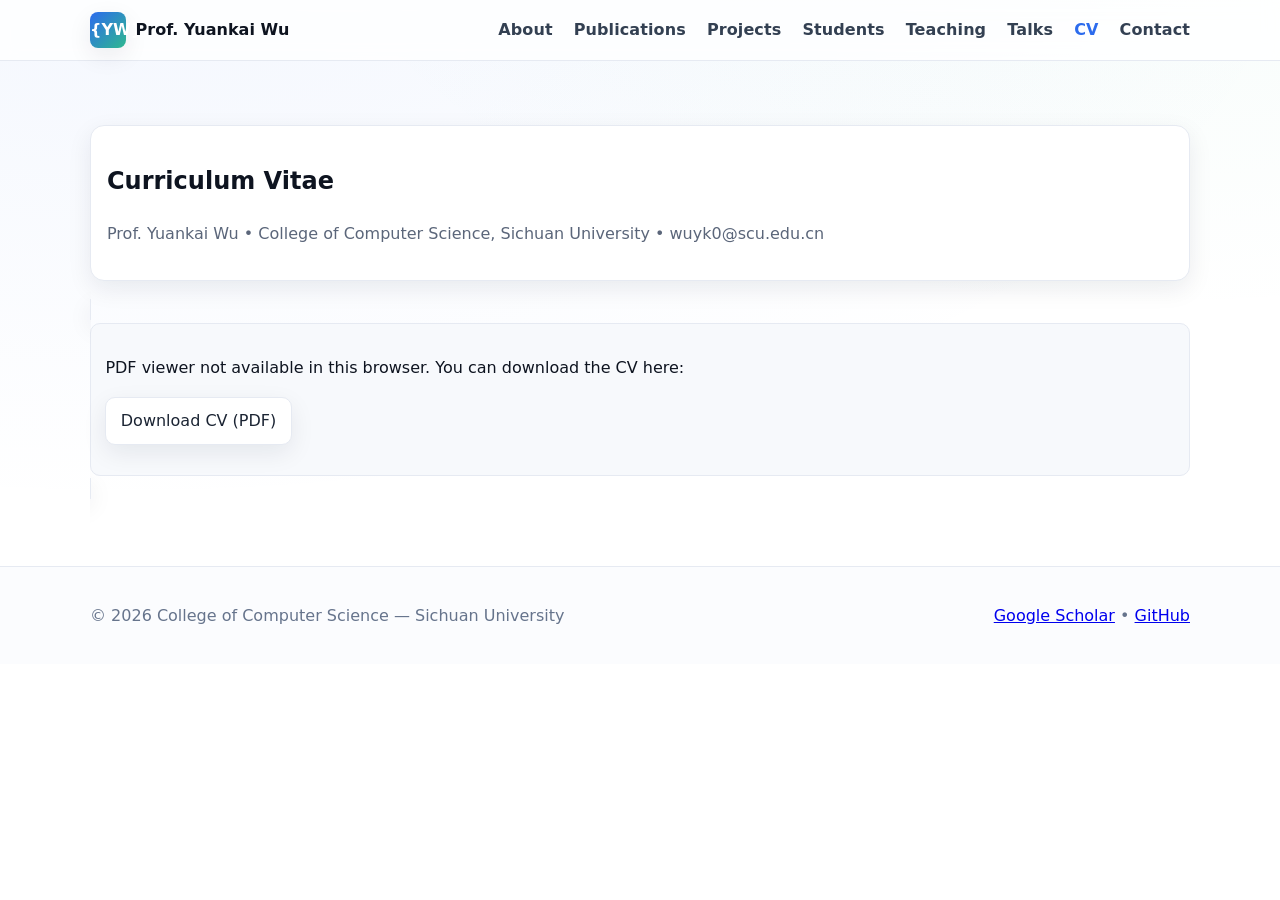
<file: cv.html>
<!DOCTYPE html>
<html lang="en">
  <head>
    <meta charset="utf-8" />
    <meta name="viewport" content="width=device-width, initial-scale=1" />
    <title>CV — Prof. Avery Kim</title>
    <link rel="icon" href="assets/img/favicon.svg" type="image/svg+xml" />
    <link rel="stylesheet" href="assets/css/styles.css" />
    <style>
      .pdf-embed { width: 100%; height: min(85vh, 1200px); border: 1px solid var(--border); border-radius: var(--radius); box-shadow: var(--shadow); }
      .pdf-fallback { padding: .9rem; background: #f7f9fc; border: 1px solid var(--border); border-radius: var(--radius-sm); }
    </style>
  </head>
  <body>
    <a class="skip-link" href="#main">Skip to content</a>
    <header class="site-header">
      <div class="container header-inner">
        <a class="brand" href="index.html" aria-label="Homepage">
          <span class="logo" aria-hidden="true">{YW}</span>
          <span class="brand-text">Prof. Yuankai Wu</span>
        </a>
        <nav class="nav" aria-label="Primary">
          <a href="index.html#about">About</a>
          <a href="index.html#publications">Publications</a>
          <a href="index.html#projects">Projects</a>
          <a href="students.html">Students</a>
          <a href="teaching.html">Teaching</a>
          <a href="talks.html">Talks</a>
          <a aria-current="page" href="cv.html">CV</a>
          <a href="index.html#contact">Contact</a>
        </nav>
      </div>
    </header>

    <main id="main" class="section">
      <div class="container flow">
        <section class="card">
          <div class="flow">
            <h1>Curriculum Vitae</h1>
            <p class="meta">Prof. Yuankai Wu • College of Computer Science, Sichuan University • wuyk0@scu.edu.cn</p>
          </div>
        </section>

        <section class="flow">
          <object class="pdf-embed" data="assets/pdf/cv.pdf" type="application/pdf">
            <div class="pdf-fallback">
              <p>PDF viewer not available in this browser. You can download the CV here:</p>
              <p><a class="btn" href="assets/pdf/cv.pdf" download>Download CV (PDF)</a></p>
            </div>
          </object>
        </section>
      </div>
    </main>

    <footer class="site-footer">
      <div class="container footer-inner">
        <p>© <span id="year"></span> College of Computer Science — Sichuan University</p>
        <p>
          <a href="https://scholar.google.com/citations?user=L9b-8ZwAAAAJ&hl=en" target="_blank" rel="noopener noreferrer">Google Scholar</a> •
          <a href="https://github.com/Kaimaoge" target="_blank" rel="noopener noreferrer">GitHub</a>
        </p>
      </div>
    </footer>
    <script>document.getElementById('year').textContent = new Date().getFullYear();</script>
  </body>
  </html>
</file>
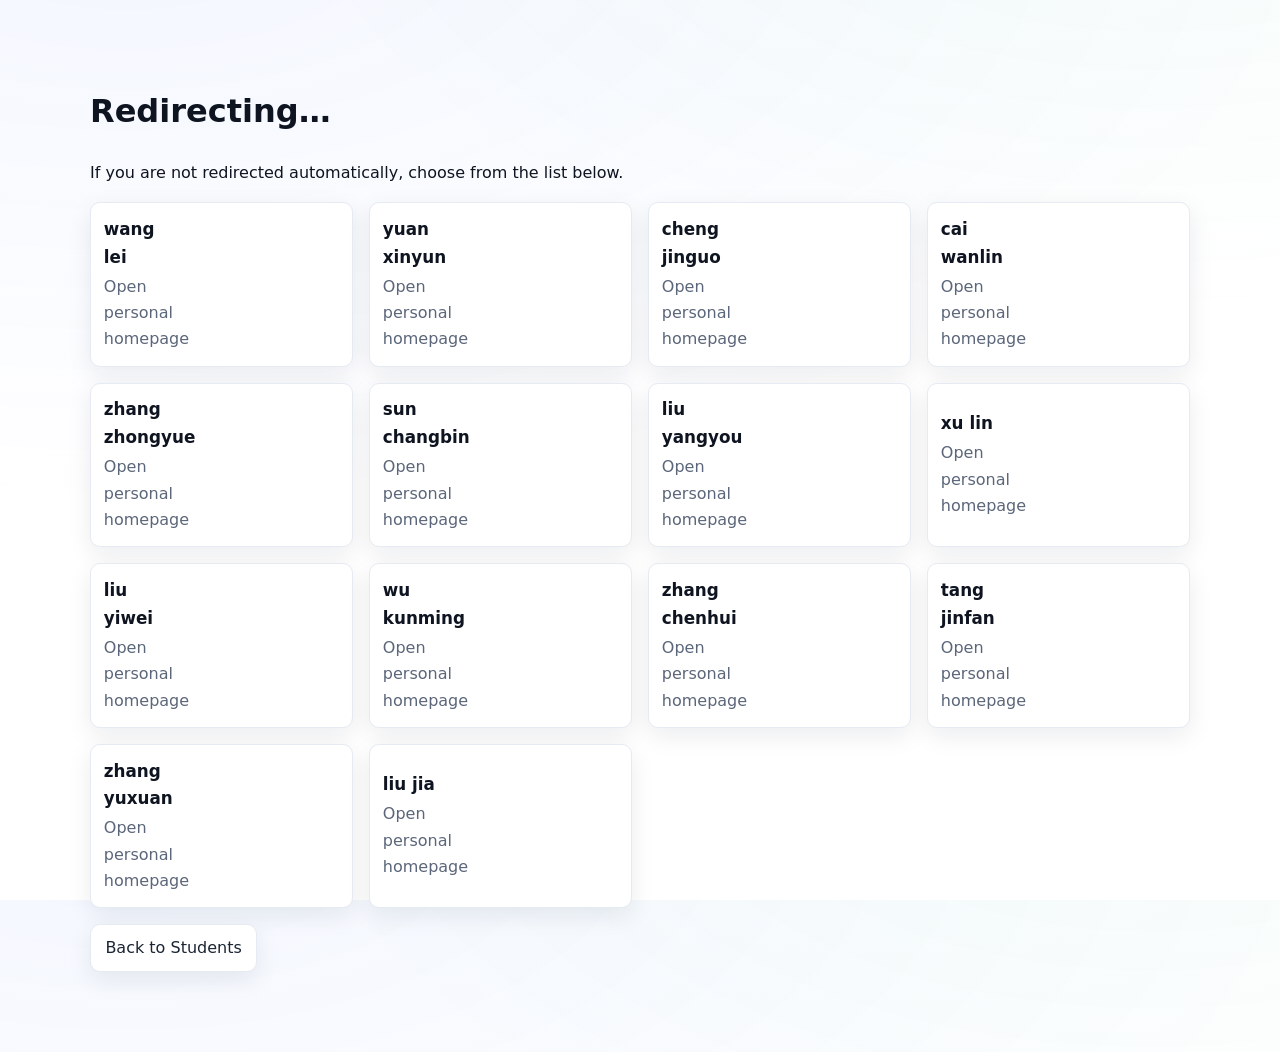
<file: students-redirects.html>
<!DOCTYPE html>
<html lang="en">
  <head>
    <meta charset="utf-8" />
    <meta name="viewport" content="width=device-width, initial-scale=1" />
    <title>Student Redirects — Prof. Avery Kim</title>
    <link rel="icon" href="assets/img/favicon.svg" type="image/svg+xml" />
    <link rel="stylesheet" href="assets/css/styles.css" />
    <meta http-equiv="Cache-Control" content="no-store" />
  </head>
  <body>
    <main class="section">
      <div class="container flow">
        <h1>Redirecting…</h1>
        <p>If you are not redirected automatically, choose from the list below.</p>

        <div id="fallback" class="grid students"></div>
        <p><a class="btn" href="students.html">Back to Students</a></p>
      </div>
    </main>

    <script>
      const mapping = {
        'wang-lei': '#',
        'yuan-xinyun': '#',
        'cheng-jinguo': '#',
        'cai-wanlin': '#',
        'zhang-zhongyue': '#',
        'sun-changbin': '#',
        'liu-yangyou': '#',
        'xu-lin': '#',
        'liu-yiwei': '#',
        'wu-kunming': '#',
        'zhang-chenhui': '#',
        'tang-jinfan': '#',
        'zhang-yuxuan': '#',
        'liu-jia': '#'
      };

      // Populate fallback list
      const fallback = document.getElementById('fallback');
      const entries = Object.entries(mapping);
      for (const [slug, url] of entries) {
        const a = document.createElement('a');
        a.className = 'student-card';
        a.href = url;
        a.target = '_blank';
        a.rel = 'noopener noreferrer';
        a.innerHTML = `<div><h3>${slug.replace(/-/g, ' ')}</h3><p class="meta">Open personal homepage</p></div>`;
        fallback.appendChild(a);
      }

      // Attempt redirect
      const params = new URLSearchParams(location.search);
      const to = params.get('to');
      if (to && mapping[to]) {
        location.replace(mapping[to]);
      }
    </script>
  </body>
  </html>
</file>
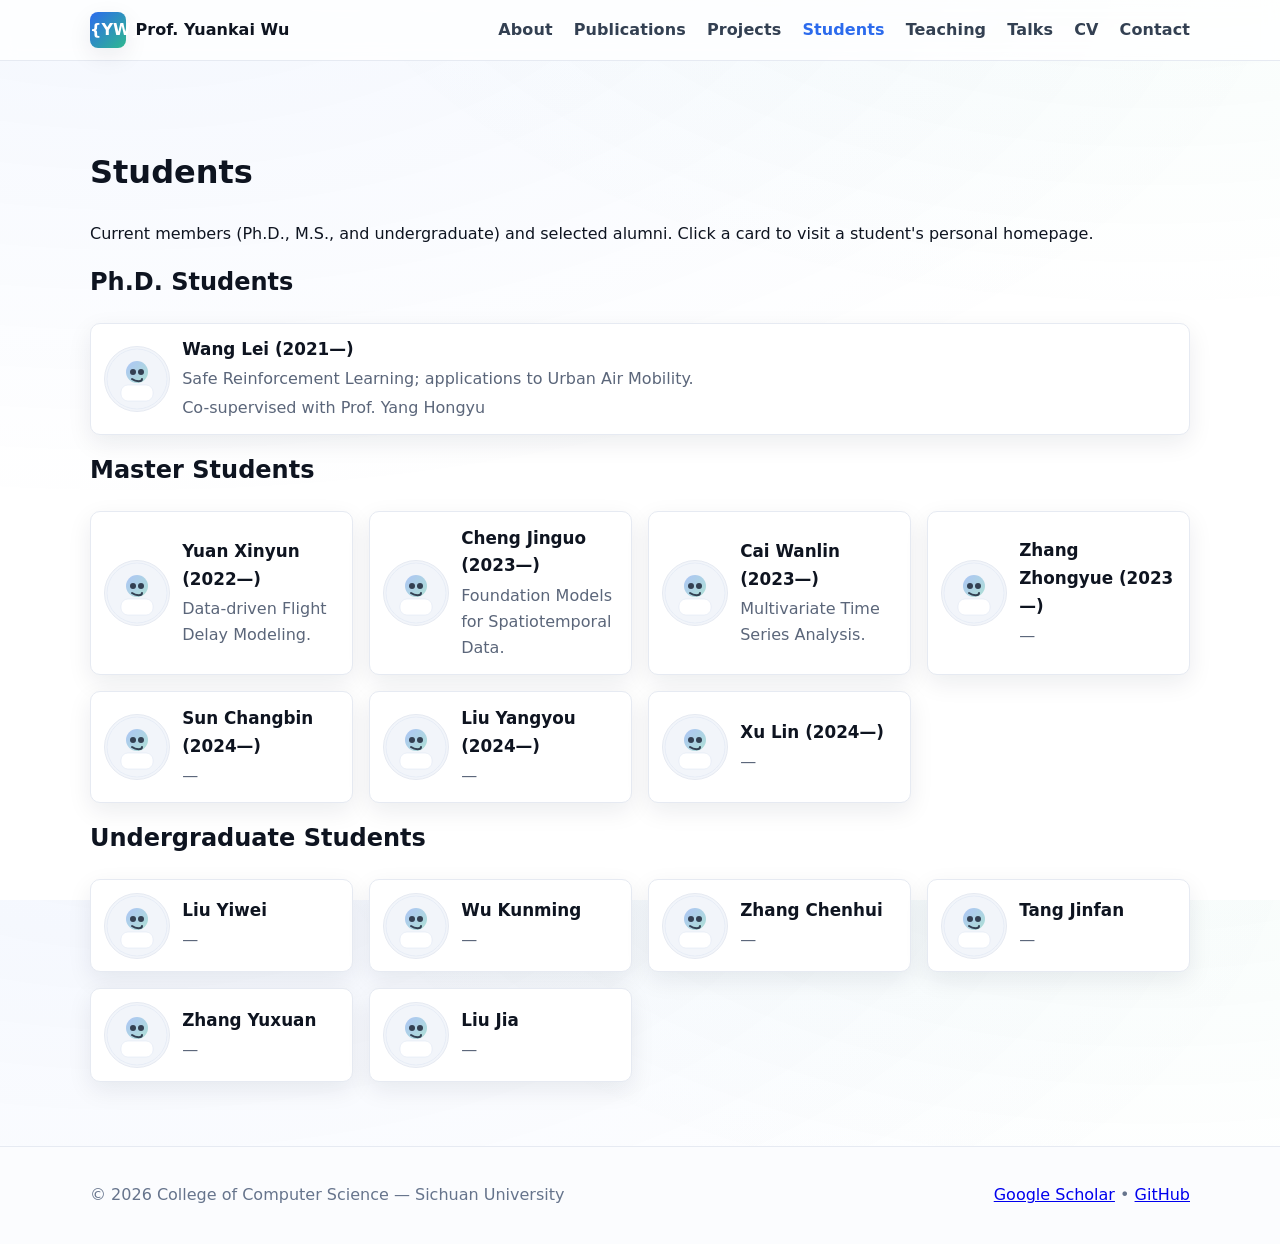
<file: students.html>
<!DOCTYPE html>
<html lang="en">
  <head>
    <meta charset="utf-8" />
    <meta name="viewport" content="width=device-width, initial-scale=1" />
    <title>Students — Prof. Avery Kim</title>
    <link rel="icon" href="assets/img/favicon.svg" type="image/svg+xml" />
    <link rel="stylesheet" href="assets/css/styles.css" />
  </head>
  <body>
    <a class="skip-link" href="#main">Skip to content</a>
    <header class="site-header">
      <div class="container header-inner">
        <a class="brand" href="index.html" aria-label="Homepage">
          <span class="logo" aria-hidden="true">{YW}</span>
          <span class="brand-text">Prof. Yuankai Wu</span>
        </a>
        <nav class="nav" aria-label="Primary">
          <a href="index.html#about">About</a>
          <a href="index.html#publications">Publications</a>
          <a href="index.html#projects">Projects</a>
          <a aria-current="page" href="students.html">Students</a>
          <a href="teaching.html">Teaching</a>
          <a href="talks.html">Talks</a>
          <a href="cv.html">CV</a>
          <a href="index.html#contact">Contact</a>
        </nav>
      </div>
    </header>

    <main id="main" class="section">
      <div class="container flow">
        <h1>Students</h1>
        <p>Current members (Ph.D., M.S., and undergraduate) and selected alumni. Click a card to visit a student's personal homepage.</p>

        <h2 id="phd">Ph.D. Students</h2>
        <div class="grid students">
          <a class="student-card" href="students-redirects.html?to=wang-lei">
            <img src="assets/img/avatar-generic.svg" alt="Avatar of Wang Lei" />
            <div>
              <h3>Wang Lei (2021—)</h3>
              <p>Safe Reinforcement Learning; applications to Urban Air Mobility.</p>
              <p class="meta">Co-supervised with Prof. Yang Hongyu</p>
            </div>
          </a>
        </div>

        <h2 id="masters">Master Students</h2>
        <div class="grid students">
          <a class="student-card" href="students-redirects.html?to=yuan-xinyun">
            <img src="assets/img/avatar-generic.svg" alt="Avatar of Yuan Xinyun" />
            <div>
              <h3>Yuan Xinyun (2022—)</h3>
              <p>Data-driven Flight Delay Modeling.</p>
            </div>
          </a>
          <a class="student-card" href="students-redirects.html?to=cheng-jinguo">
            <img src="assets/img/avatar-generic.svg" alt="Avatar of Cheng Jinguo" />
            <div>
              <h3>Cheng Jinguo (2023—)</h3>
              <p>Foundation Models for Spatiotemporal Data.</p>
            </div>
          </a>
          <a class="student-card" href="students-redirects.html?to=cai-wanlin">
            <img src="assets/img/avatar-generic.svg" alt="Avatar of Cai Wanlin" />
            <div>
              <h3>Cai Wanlin (2023—)</h3>
              <p>Multivariate Time Series Analysis.</p>
            </div>
          </a>
          <a class="student-card" href="students-redirects.html?to=zhang-zhongyue">
            <img src="assets/img/avatar-generic.svg" alt="Avatar of Zhang Zhongyue" />
            <div>
              <h3>Zhang Zhongyue (2023—)</h3>
              <p>—</p>
            </div>
          </a>
          <a class="student-card" href="students-redirects.html?to=sun-changbin">
            <img src="assets/img/avatar-generic.svg" alt="Avatar of Sun Changbin" />
            <div>
              <h3>Sun Changbin (2024—)</h3>
              <p>—</p>
            </div>
          </a>
          <a class="student-card" href="students-redirects.html?to=liu-yangyou">
            <img src="assets/img/avatar-generic.svg" alt="Avatar of Liu Yangyou" />
            <div>
              <h3>Liu Yangyou (2024—)</h3>
              <p>—</p>
            </div>
          </a>
          <a class="student-card" href="students-redirects.html?to=xu-lin">
            <img src="assets/img/avatar-generic.svg" alt="Avatar of Xu Lin" />
            <div>
              <h3>Xu Lin (2024—)</h3>
              <p>—</p>
            </div>
          </a>
        </div>

        <h2 id="undergrad">Undergraduate Students</h2>
        <div class="grid students">
          <a class="student-card" href="students-redirects.html?to=liu-yiwei">
            <img src="assets/img/avatar-generic.svg" alt="Avatar of Liu Yiwei" />
            <div>
              <h3>Liu Yiwei</h3>
              <p>—</p>
            </div>
          </a>
          <a class="student-card" href="students-redirects.html?to=wu-kunming">
            <img src="assets/img/avatar-generic.svg" alt="Avatar of Wu Kunming" />
            <div>
              <h3>Wu Kunming</h3>
              <p>—</p>
            </div>
          </a>
          <a class="student-card" href="students-redirects.html?to=zhang-chenhui">
            <img src="assets/img/avatar-generic.svg" alt="Avatar of Zhang Chenhui" />
            <div>
              <h3>Zhang Chenhui</h3>
              <p>—</p>
            </div>
          </a>
          <a class="student-card" href="students-redirects.html?to=tang-jinfan">
            <img src="assets/img/avatar-generic.svg" alt="Avatar of Tang Jinfan" />
            <div>
              <h3>Tang Jinfan</h3>
              <p>—</p>
            </div>
          </a>
          <a class="student-card" href="students-redirects.html?to=zhang-yuxuan">
            <img src="assets/img/avatar-generic.svg" alt="Avatar of Zhang Yuxuan" />
            <div>
              <h3>Zhang Yuxuan</h3>
              <p>—</p>
            </div>
          </a>
          <a class="student-card" href="students-redirects.html?to=liu-jia">
            <img src="assets/img/avatar-generic.svg" alt="Avatar of Liu Jia" />
            <div>
              <h3>Liu Jia</h3>
              <p>—</p>
            </div>
          </a>
        </div>
      </div>
    </main>

    <footer class="site-footer">
      <div class="container footer-inner">
        <p>© <span id="year"></span> College of Computer Science — Sichuan University</p>
        <p>
          <a href="https://scholar.google.com/citations?user=L9b-8ZwAAAAJ&hl=en" target="_blank" rel="noopener noreferrer">Google Scholar</a> •
          <a href="https://github.com/Kaimaoge" target="_blank" rel="noopener noreferrer">GitHub</a>
        </p>
      </div>
    </footer>
    <script>
      document.getElementById('year').textContent = new Date().getFullYear();
    </script>
  </body>
  </html>
</file>
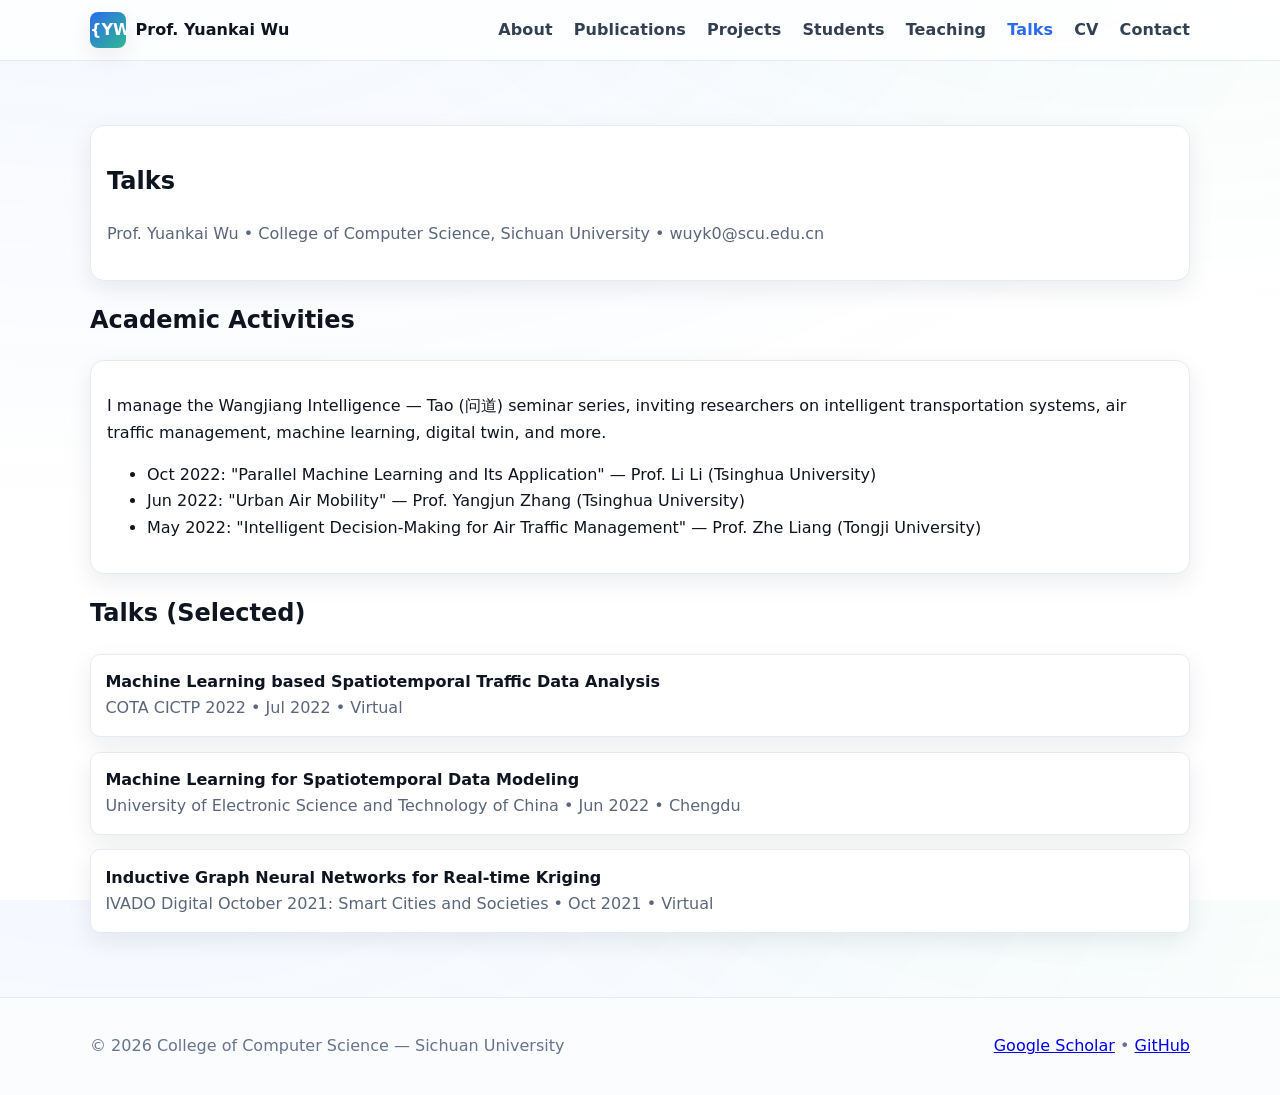
<file: talks.html>
<!DOCTYPE html>
<html lang="en">
  <head>
    <meta charset="utf-8" />
    <meta name="viewport" content="width=device-width, initial-scale=1" />
    <title>Talks — Prof. Avery Kim</title>
    <link rel="icon" href="assets/img/favicon.svg" type="image/svg+xml" />
    <link rel="stylesheet" href="assets/css/styles.css" />
  </head>
  <body>
    <a class="skip-link" href="#main">Skip to content</a>
    <header class="site-header">
      <div class="container header-inner">
        <a class="brand" href="index.html" aria-label="Homepage">
          <span class="logo" aria-hidden="true">{YW}</span>
          <span class="brand-text">Prof. Yuankai Wu</span>
        </a>
        <nav class="nav" aria-label="Primary">
          <a href="index.html#about">About</a>
          <a href="index.html#publications">Publications</a>
          <a href="index.html#projects">Projects</a>
          <a href="students.html">Students</a>
          <a href="teaching.html">Teaching</a>
          <a aria-current="page" href="talks.html">Talks</a>
          <a href="cv.html">CV</a>
          <a href="index.html#contact">Contact</a>
        </nav>
      </div>
    </header>

    <main id="main" class="section">
      <div class="container flow">
        <section class="card">
          <div class="flow">
            <h1>Talks</h1>
            <p class="meta">Prof. Yuankai Wu • College of Computer Science, Sichuan University • wuyk0@scu.edu.cn</p>
          </div>
        </section>

        <section class="flow">
          <h2>Academic Activities</h2>
          <div class="card flow">
            <p>I manage the Wangjiang Intelligence — Tao (问道) seminar series, inviting researchers on intelligent transportation systems, air traffic management, machine learning, digital twin, and more.</p>
            <ul>
              <li>Oct 2022: "Parallel Machine Learning and Its Application" — Prof. Li Li (Tsinghua University)</li>
              <li>Jun 2022: "Urban Air Mobility" — Prof. Yangjun Zhang (Tsinghua University)</li>
              <li>May 2022: "Intelligent Decision-Making for Air Traffic Management" — Prof. Zhe Liang (Tongji University)</li>
            </ul>
          </div>
        </section>

        <section class="flow">
          <h2>Talks (Selected)</h2>
          <ul class="pub-list">
            <li>
              <span class="pub-title">Machine Learning based Spatiotemporal Traffic Data Analysis</span>
              <span class="pub-venue">COTA CICTP 2022 • Jul 2022 • Virtual</span>
            </li>
            <li>
              <span class="pub-title">Machine Learning for Spatiotemporal Data Modeling</span>
              <span class="pub-venue">University of Electronic Science and Technology of China • Jun 2022 • Chengdu</span>
            </li>
            <li>
              <span class="pub-title">Inductive Graph Neural Networks for Real-time Kriging</span>
              <span class="pub-venue">IVADO Digital October 2021: Smart Cities and Societies • Oct 2021 • Virtual</span>
            </li>
          </ul>
        </section>
      </div>
    </main>

    <footer class="site-footer">
      <div class="container footer-inner">
        <p>© <span id="year"></span> College of Computer Science — Sichuan University</p>
        <p>
          <a href="https://scholar.google.com/citations?user=L9b-8ZwAAAAJ&hl=en" target="_blank" rel="noopener noreferrer">Google Scholar</a> •
          <a href="https://github.com/Kaimaoge" target="_blank" rel="noopener noreferrer">GitHub</a>
        </p>
      </div>
    </footer>
    <script>document.getElementById('year').textContent = new Date().getFullYear();</script>
  </body>
  </html>
</file>
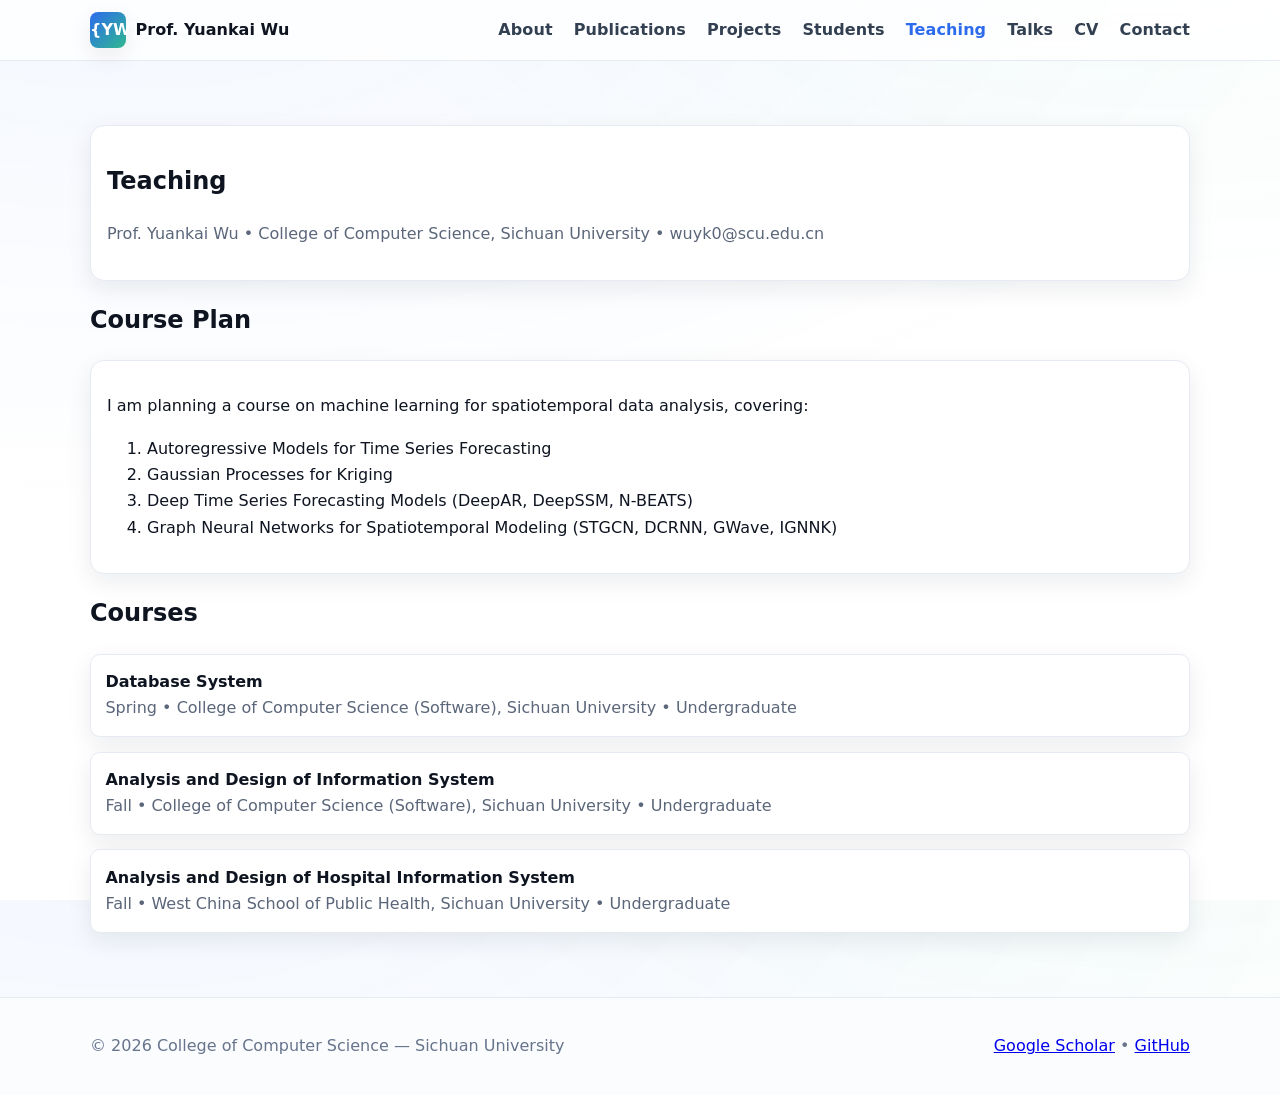
<file: teaching.html>
<!DOCTYPE html>
<html lang="en">
  <head>
    <meta charset="utf-8" />
    <meta name="viewport" content="width=device-width, initial-scale=1" />
    <title>Teaching — Prof. Avery Kim</title>
    <link rel="icon" href="assets/img/favicon.svg" type="image/svg+xml" />
    <link rel="stylesheet" href="assets/css/styles.css" />
  </head>
  <body>
    <a class="skip-link" href="#main">Skip to content</a>
    <header class="site-header">
      <div class="container header-inner">
        <a class="brand" href="index.html" aria-label="Homepage">
          <span class="logo" aria-hidden="true">{YW}</span>
          <span class="brand-text">Prof. Yuankai Wu</span>
        </a>
        <nav class="nav" aria-label="Primary">
          <a href="index.html#about">About</a>
          <a href="index.html#publications">Publications</a>
          <a href="index.html#projects">Projects</a>
          <a href="students.html">Students</a>
          <a aria-current="page" href="teaching.html">Teaching</a>
          <a href="talks.html">Talks</a>
          <a href="cv.html">CV</a>
          <a href="index.html#contact">Contact</a>
        </nav>
      </div>
    </header>

    <main id="main" class="section">
      <div class="container flow">
        <section class="card">
          <div class="flow">
            <h1>Teaching</h1>
            <p class="meta">Prof. Yuankai Wu • College of Computer Science, Sichuan University • wuyk0@scu.edu.cn</p>
          </div>
        </section>

        <section class="flow">
          <h2>Course Plan</h2>
          <div class="card">
            <div class="flow">
              <p>
                I am planning a course on machine learning for spatiotemporal data analysis, covering:
              </p>
              <ol>
                <li>Autoregressive Models for Time Series Forecasting</li>
                <li>Gaussian Processes for Kriging</li>
                <li>Deep Time Series Forecasting Models (DeepAR, DeepSSM, N-BEATS)</li>
                <li>Graph Neural Networks for Spatiotemporal Modeling (STGCN, DCRNN, GWave, IGNNK)</li>
              </ol>
            </div>
          </div>
        </section>

        <section class="flow">
          <h2>Courses</h2>
          <ul class="pub-list">
            <li>
              <span class="pub-title">Database System</span>
              <span class="pub-venue">Spring • College of Computer Science (Software), Sichuan University • Undergraduate</span>
            </li>
            <li>
              <span class="pub-title">Analysis and Design of Information System</span>
              <span class="pub-venue">Fall • College of Computer Science (Software), Sichuan University • Undergraduate</span>
            </li>
            <li>
              <span class="pub-title">Analysis and Design of Hospital Information System</span>
              <span class="pub-venue">Fall • West China School of Public Health, Sichuan University • Undergraduate</span>
            </li>
          </ul>
        </section>
      </div>
    </main>

    <footer class="site-footer">
      <div class="container footer-inner">
        <p>© <span id="year"></span> College of Computer Science — Sichuan University</p>
        <p>
          <a href="https://scholar.google.com/citations?user=L9b-8ZwAAAAJ&hl=en" target="_blank" rel="noopener noreferrer">Google Scholar</a> •
          <a href="https://github.com/Kaimaoge" target="_blank" rel="noopener noreferrer">GitHub</a>
        </p>
      </div>
    </footer>
    <script>document.getElementById('year').textContent = new Date().getFullYear();</script>
  </body>
  </html>
</file>
<file: assets/css/styles.css>
/* Typography and CSS variables */
:root {
  --bg: #ffffff;
  --panel: #ffffff;
  --text: #0e1420;
  --muted: #5b667a;
  --brand: #2c6bed; /* academic blue */
  --accent: #2fb88f; /* supportive green */
  --border: #e6eaf2;
  --shadow: 0 8px 24px rgba(16, 26, 48, 0.08);
  --radius: 14px;
  --radius-sm: 10px;
  --maxw: 1100px;
}

html, body { height: 100%; }
html { color-scheme: light; }
body {
  margin: 0;
  font-family: ui-sans-serif, system-ui, -apple-system, Segoe UI, Roboto, "Helvetica Neue", Arial, "Noto Sans", "Apple Color Emoji", "Segoe UI Emoji";
  line-height: 1.65;
  background: radial-gradient(1200px 600px at 10% -10%, rgba(44,107,237,0.06), transparent),
              radial-gradient(900px 500px at 90% -20%, rgba(47,184,143,0.05), transparent),
              var(--bg);
  color: var(--text);
}

.container { width: min(100% - 2rem, var(--maxw)); margin-inline: auto; }
.flow > * + * { margin-top: 1rem; }
.section { padding: 64px 0; }
.section-alt { background: linear-gradient(180deg, rgba(10,20,40,0.02), rgba(10,20,40,0) 60%), var(--panel); border-top: 1px solid var(--border); border-bottom: 1px solid var(--border); }

.skip-link { position: absolute; left: -1000px; top: -1000px; } 
.skip-link:focus { left: 1rem; top: 1rem; background: var(--panel); color: var(--text); padding: .5rem .75rem; border-radius: var(--radius-sm); }

/* Header */
.site-header { position: sticky; top: 0; z-index: 50; background: rgba(255,255,255,0.8); backdrop-filter: blur(8px); border-bottom: 1px solid var(--border); }
.header-inner { display: flex; align-items: center; justify-content: space-between; padding: .75rem 0; }
.brand { display: inline-flex; align-items: center; gap: .6rem; text-decoration: none; color: var(--text); font-weight: 700; }
.logo { display: grid; place-items: center; width: 36px; height: 36px; border-radius: 8px; background: linear-gradient(135deg, var(--brand), var(--accent)); color: #ffffff; font-weight: 800; box-shadow: var(--shadow); }
.nav a { color: #334052; text-decoration: none; margin-left: 1rem; font-weight: 600; letter-spacing: .1px; }
.nav a:hover, .nav a[aria-current] { color: var(--brand); }

/* Hero */
.hero { padding: 72px 0; }
.hero-inner { display: grid; grid-template-columns: 1.2fr .8fr; gap: 2rem; align-items: center; }
.subtitle { color: #4a5970; font-weight: 700; letter-spacing: .2px; }
.lede { font-size: 1.05rem; color: var(--muted); }
.hero-media { text-align: center; }
.hero-media img { max-width: 280px; width: 100%; height: auto; border-radius: 12px; background: #f2f5fa; border: 1px solid var(--border); filter: drop-shadow(0 10px 30px rgba(0,0,0,.08)); object-fit: contain; }
.icon-links { display: inline-flex; gap: .75rem; margin-top: .8rem; align-items: center; }
.icon-links a { display: inline-flex; align-items: center; justify-content: center; width: 40px; height: 40px; border-radius: 10px; border: 1px solid var(--border); background: #ffffff; box-shadow: var(--shadow); }
.icon-links a:hover { background: #f7f9fc; }
.icon-links img { width: 22px; height: 22px; }

.cta-row { display: flex; gap: .75rem; margin-top: 1rem; }
.btn { display: inline-block; padding: .6rem .9rem; border-radius: 10px; border: 1px solid var(--border); text-decoration: none; color: #1b2433; background: #ffffff; box-shadow: var(--shadow); }
.btn:hover { background: #f7f9fc; }
.btn.primary { background: linear-gradient(135deg, rgba(44,107,237,.1), rgba(47,184,143,.1)); border: 1px solid #dbe3f0; }
.btn.ghost { background: transparent; box-shadow: none; }

/* Cards and grid */
.grid { display: grid; gap: 1rem; }
.projects { grid-template-columns: repeat(auto-fit, minmax(260px, 1fr)); }
.card { background: var(--panel); border: 1px solid var(--border); padding: 1rem; border-radius: var(--radius); box-shadow: var(--shadow); }
.meta { color: var(--muted); }

.students, .students-preview { grid-template-columns: repeat(auto-fit, minmax(260px, 1fr)); }
.student-card { display: grid; grid-template-columns: 64px auto; gap: .9rem; align-items: center; padding: .8rem; border: 1px solid var(--border); background: #ffffff; border-radius: var(--radius-sm); text-decoration: none; color: var(--text); box-shadow: var(--shadow); }
.student-card:hover { border-color: #d1d9e8; background: #fdfefe; }
.student-card img { width: 64px; height: 64px; border-radius: 50%; background: #f2f5fa; border: 1px solid var(--border); object-fit: cover; }
.student-card h3 { margin: 0; font-size: 1.05rem; }
.student-card p { margin: .15rem 0 0 0; color: var(--muted); }

/* Publication list */
.pub-list { list-style: none; padding: 0; margin: 0; display: grid; gap: .9rem; }
.pub-list li { background: var(--panel); border: 1px solid var(--border); padding: .9rem; border-radius: var(--radius-sm); box-shadow: var(--shadow); }
.pub-title { display: block; font-weight: 700; }
.pub-authors, .pub-venue { display: block; color: var(--muted); }
.pub-link { margin-left: .5rem; color: var(--brand); text-decoration: none; }
.pub-link:hover { text-decoration: underline; }

/* Footer */
.site-footer { border-top: 1px solid var(--border); background: #fbfcfe; }
.footer-inner { display: flex; align-items: center; justify-content: space-between; padding: 1.2rem 0; color: #66748c; }

/* Responsive */
@media (max-width: 900px) {
  .hero-inner { grid-template-columns: 1fr; }
  .hero-media { order: -1; text-align: center; }
}
</file>
